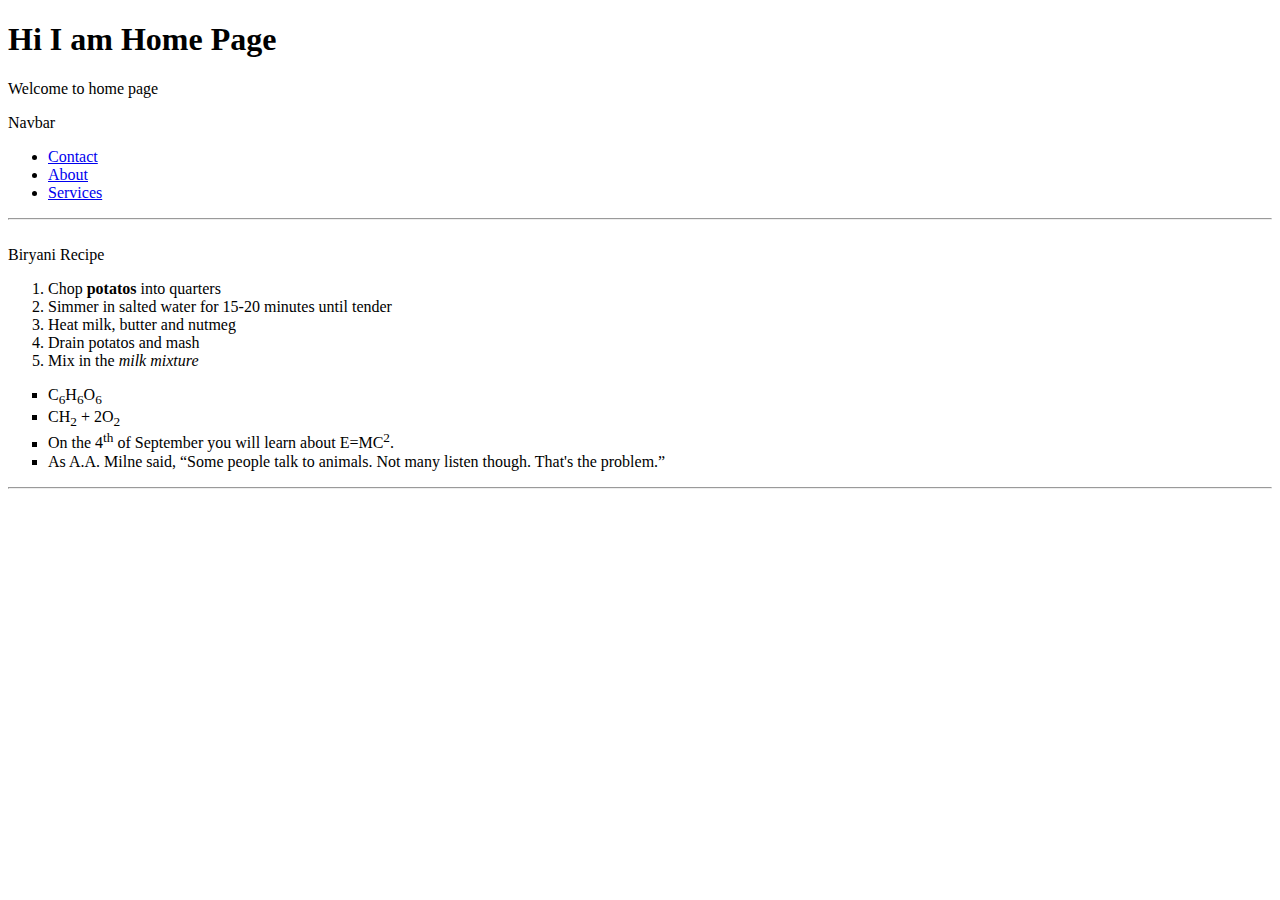
<file: Assignment 1/Index.html>
<!DOCTYPE html>
<html lang="en">
<head>
    <meta charset="UTF-8">
    <meta name="viewport" content="width=device-width, initial-scale=1.0">
    <title>Home</title>
</head>
<body>
    <h1>Hi I am Home Page</h1>
    <p>Welcome to home page</p>
    <p>Navbar</p>
    <ul>
        <li><a href="#">Contact</a></li>
        <li><a href="#">About</a></li>
        <li><a href="#">Services</a></li>
    </ul>
    <hr><br>
    Biryani Recipe
    <ol>
        <li>Chop <b>potatos</b> into quarters</li>
        <li>Simmer in salted water for 15-20 minutes until tender</li>
        <li>Heat milk, butter and nutmeg</li>
        <li>Drain potatos and mash</li>
        <li>Mix in the <i>milk mixture</i></li>
    </ol>
    <ul type="square">
        <li>C<sub>6</sub>H<sub>6</sub>O<sub>6</sub></li> 
        <li>CH<sub>2</sub> + 2O<sub>2</sub></li> 
        <li>On the 4<sup>th</sup> of September you will learn about E=MC<sup>2</sup>.</li> 
        <li>As A.A. Milne said, <q>Some people talk to animals. Not many listen though. That's the problem.</q></li> 
    </ul>
    <hr>
</body>
</html>
</file>
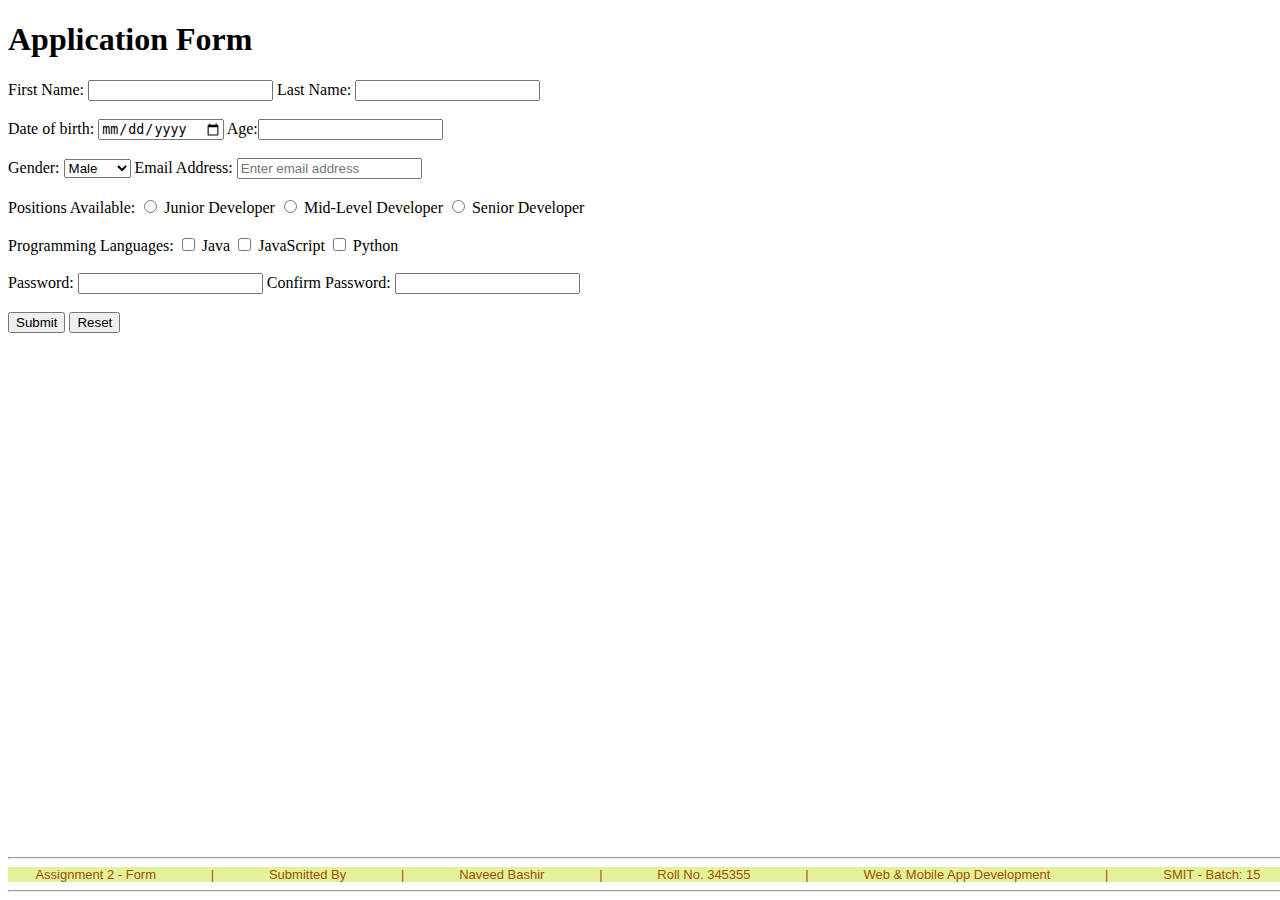
<file: Assignment 2b/Index.html>
<!DOCTYPE html>
<html lang="en">

<head>
    <meta charset="UTF-8">
    <meta name="viewport" content="width=device-width, initial-scale=1.0">
    <title>Assignment 2 - Form</title>
</head>

<body>
    <h1>Application Form</h1>
    <label for="fname">First Name: </label><input type="text">
    <label for="lname">Last Name: </label><input type="text"><br><br>
    <label for="dob">Date of birth: </label><input type="date">
    <label for="age">Age:</label><input type="number"><br><br>
    <label for="gender">Gender: </label> <select name="gender" id="">
        <option value="male">Male</option>
        <option value="female">Female</option>
    </select>
    <label for="email">Email Address: </label><input type="email" placeholder="Enter email address"><br><br>
    <label for="position">Positions Available: </label>
    <input type="radio" name="position" id=""> Junior Developer <input type="radio" name="position" id=""> Mid-Level
    Developer <input type="radio" name="position" id=""> Senior Developer <br><br>
    <label for="lang">Programming Languages: </label> <input type="checkbox"> Java <input type="checkbox"> JavaScript
    <input type="checkbox"> Python <br><br>
    <label for="pass">Password: </label><input type="password"> <label for="c-pass">Confirm Password: </label> <input
        type="password"> <br><br>
    <input type="submit"> <input type="reset">
    <!-- Footer -->
    <br><br><br>
    <footer style="position: fixed; bottom: 0; width: 100%; background-color: white;">
        <hr>
        <div
            style="display: flex; justify-content: space-around; align-items: center; font-size: small; font-family: 'Trebuchet MS', 'Lucida Sans Unicode', 'Lucida Grande', 'Lucida Sans', Arial, sans-serif; color: rgb(160, 80, 4); background-color: rgb(228, 241, 155);">
            <div>Assignment 2 - Form</div>
            <div>|</div>
            <div>Submitted By</div>
            <div>|</div>
            <div>Naveed Bashir</div>
            <div>|</div>
            <div>Roll No. 345355</div>
            <div>|</div>
            <div>Web & Mobile App Development</div>
            <div>|</div>
            <div>SMIT - Batch: 15</div>
        </div><hr>
    </footer>
</body>

</html>
</file>
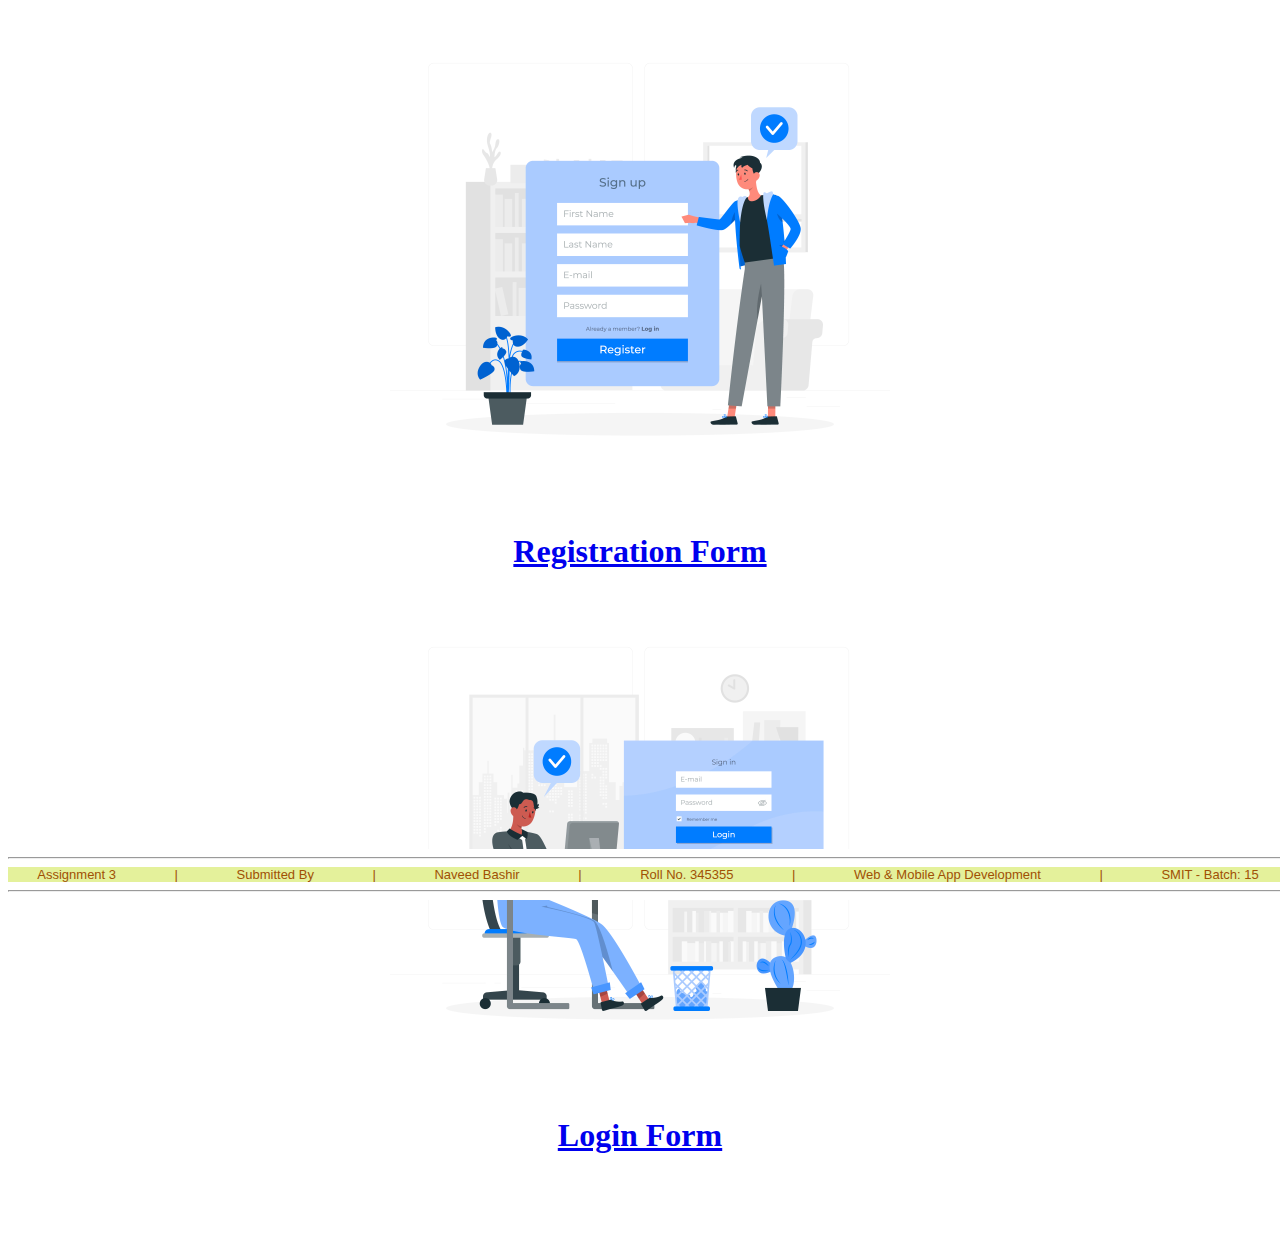
<file: Assignment 3/index.html>
<!DOCTYPE html>
<html lang="en">

<head>
    <meta charset="UTF-8">
    <meta name="viewport" content="width=device-width, initial-scale=1.0">
    <link rel="stylesheet" href="css/style.css">
    <title>Form</title>
</head>

<body>
    <div class="registration">
        <img src="images/register.jpg" alt="Registration Form" width="500">
        <h1><a href="register-form.html">Registration Form</a></h1>
    </div>
    <div class="login">
        <img src="images/login.jpg" alt="Registration Form" width="500">
        <h1><a href="login-form.html">Login Form</a></h1>
    </div>
    <!-- Footer -->
    <br><br><br>
    <footer style="position: fixed; bottom: 0; width: 100%; background-color: white;">
        <hr>
        <div
            style="display: flex; justify-content: space-around; align-items: center; font-size: small; font-family: 'Trebuchet MS', 'Lucida Sans Unicode', 'Lucida Grande', 'Lucida Sans', Arial, sans-serif; color: rgb(160, 80, 4); background-color: rgb(228, 241, 155);">
            <div>Assignment 3</div>
            <div>|</div>
            <div>Submitted By</div>
            <div>|</div>
            <div>Naveed Bashir</div>
            <div>|</div>
            <div>Roll No. 345355</div>
            <div>|</div>
            <div>Web & Mobile App Development</div>
            <div>|</div>
            <div>SMIT - Batch: 15</div>
        </div><hr>
    </footer>
</body>

</html>
</file>
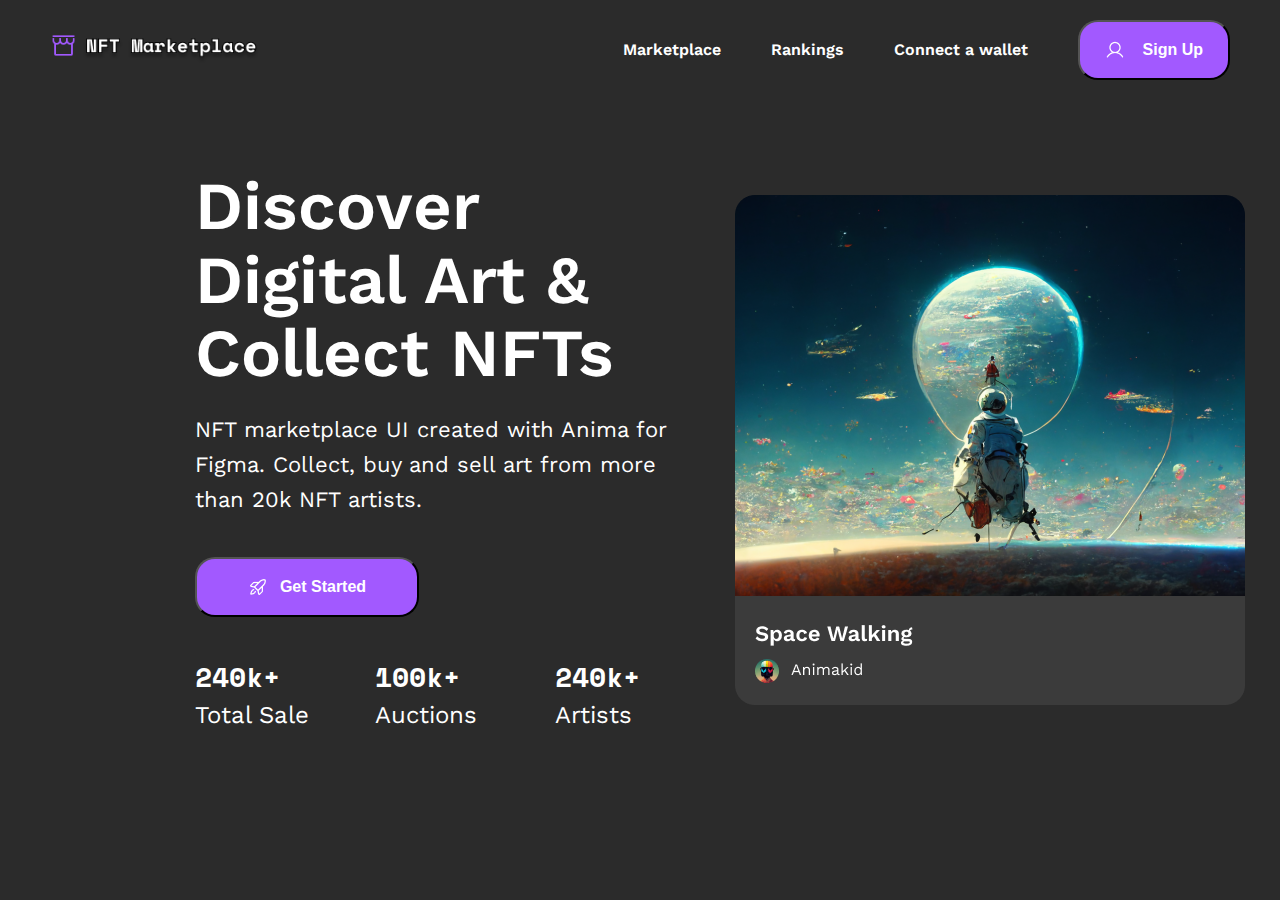
<file: Test- HTML & CSS/index.html>
<!DOCTYPE html>
<html lang="en">

<head>
    <meta charset="UTF-8">
    <meta name="viewport" content="width=device-width, initial-scale=1.0">
    <link rel="stylesheet" href="style.css">
    <title>Test HTML & CSS</title>
</head>

<body>
    <!-- NavBar -->
    <nav>
        <div class="logo">
            <img src="images/logo.png" alt="logo" height="32px">
        </div>
        <div class="nav-menu">
            <ul>
                <li>Marketplace</li>
                <li>Rankings</li>
                <li>Connect a wallet</li>
                <li><button id="btn1"><img src="images/User.png"> Sign Up</button></li>
            </ul>
        </div>
    </nav>
    <!-- Hero Section -->
    <div class="herosection">
        <div class="innersection">
            <div class="innerleftsec">
                <h1>Discover Digital Art & Collect NFTs</h1>
                <p>NFT marketplace UI created with Anima for Figma. Collect, buy and sell art from more than 20k NFT
                    artists.</p>
                <button class="btn2"><img src="images/RocketLaunch.png" width="20px">Get Started</button>
                <div>
                    <div><h4>240k+</h4>Total Sale</div>
                    <div><h4>100k+</h4>Auctions</div>
                    <div><h4>240k+</h4>Artists</div>
                </div>
            </div>
            <div class="innerrightsec"><img src="images/Highlighted NFT.png" width="510px"></div>
        </div>
    </div>

</body>

</html>
</file>
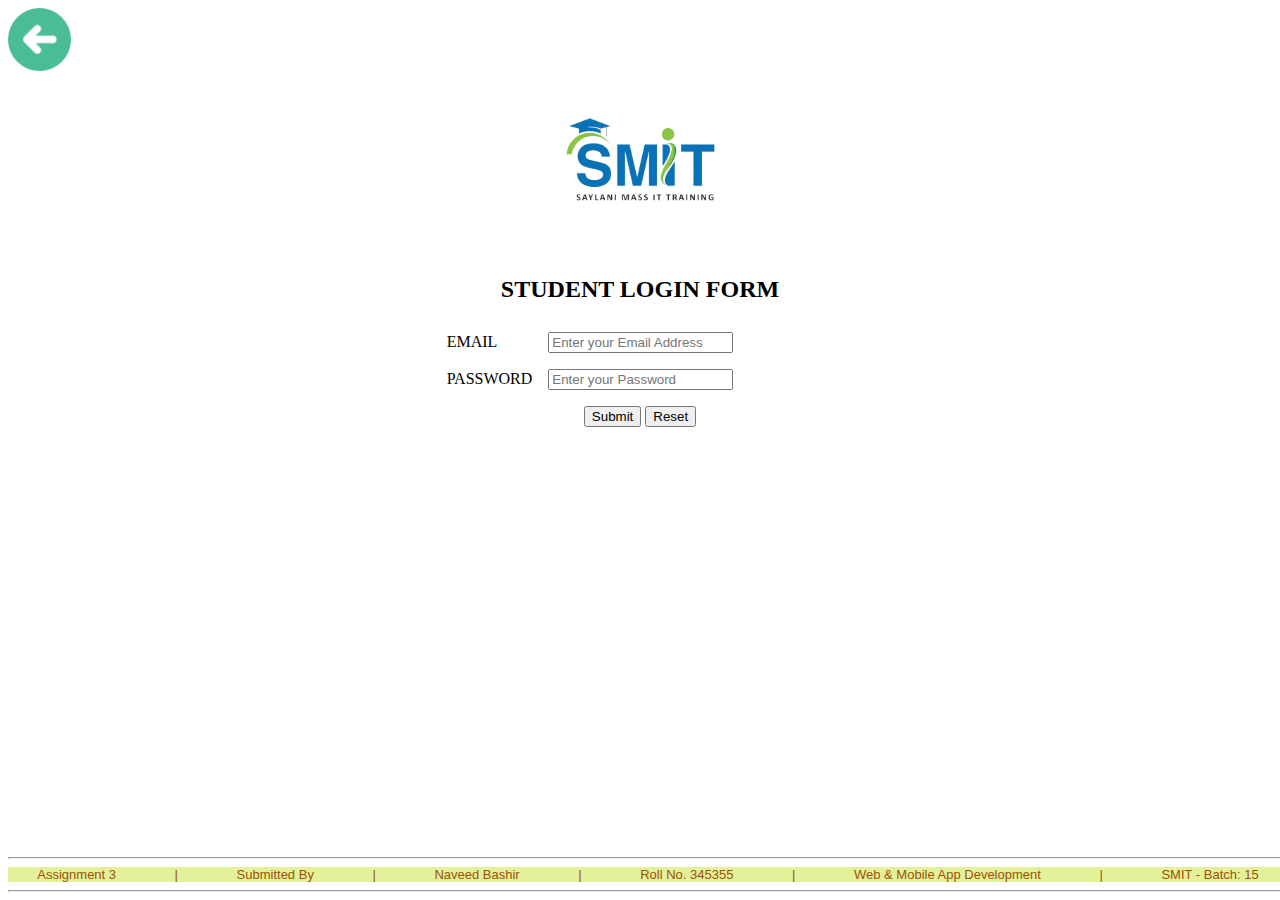
<file: Assignment 3/login-form.html>
<!DOCTYPE html>
<html lang="en">

<head>
    <meta charset="UTF-8">
    <meta name="viewport" content="width=device-width, initial-scale=1.0">
    <link rel="stylesheet" href="css/style.css">
    <title>Student Portal</title>
</head>

<body>
    <a href="index.html"><img src="images/previous.png" alt="back" width="5%"></a>
    <center>
        <form action="images/logo.png">
            <img src="images/logo.png" alt="SMIT Logo" width="20%">
            <h2>STUDENT LOGIN FORM</h2>
            <table>
                <tbody>
                    <tr>
                        <td style="width: 25%;">
                           EMAIL
                        </td>
                        <td style="width:75%;">
                            <input type="email" placeholder="Enter your Email Address" required> 
                        </td>
                    </tr>
                    <tr>
                        <td style="width: 25%;">
                           PASSWORD
                        </td>
                        <td style="width:75%;">
                            <input type="password" placeholder="Enter your Password" required> 
                        </td>
                    </tr>
                    
            <tr>
                <td style="text-align: center;" colspan="2"><input type="submit"> <input type="reset"></td>
            </tr>
            </tbody>
            </table>
        </form>
    </center>
    <!-- Footer -->
    <br><br><br>
    <footer style="position: fixed; bottom: 0; width: 100%; background-color: white;">
        <hr>
        <div
            style="display: flex; justify-content: space-around; align-items: center; font-size: small; font-family: 'Trebuchet MS', 'Lucida Sans Unicode', 'Lucida Grande', 'Lucida Sans', Arial, sans-serif; color: rgb(160, 80, 4); background-color: rgb(228, 241, 155);">
            <div>Assignment 3</div>
            <div>|</div>
            <div>Submitted By</div>
            <div>|</div>
            <div>Naveed Bashir</div>
            <div>|</div>
            <div>Roll No. 345355</div>
            <div>|</div>
            <div>Web & Mobile App Development</div>
            <div>|</div>
            <div>SMIT - Batch: 15</div>
        </div><hr>
    </footer>
</body>

</html>
</file>
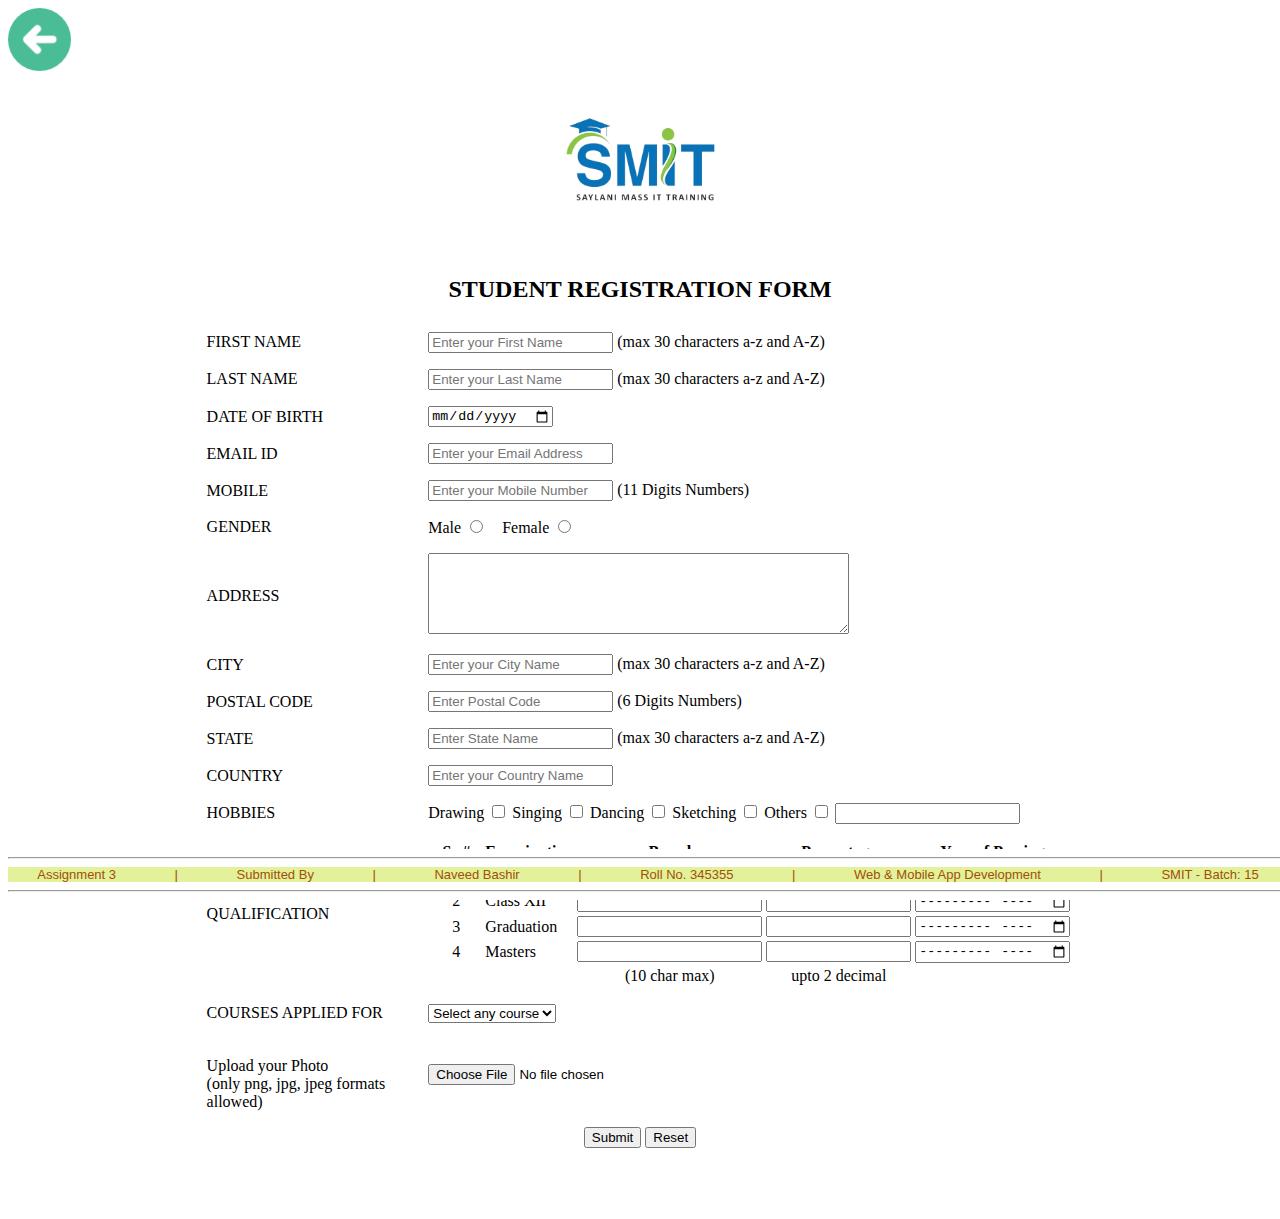
<file: Assignment 3/register-form.html>
<!DOCTYPE html>
<html lang="en">

<head>
    <meta charset="UTF-8">
    <meta name="viewport" content="width=device-width, initial-scale=1.0">
    <link rel="stylesheet" href="css/style.css">
    <title>Student Registration Form</title>
</head>

<body>
    <a href="index.html"><img src="images/previous.png" alt="back" width="5%"></a>
    <center>
        <form action="thankyou.html">
            <img src="images/logo.png" alt="SMIT Logo" width="20%">
            <h2>STUDENT REGISTRATION FORM</h2>
            <table>
                <tbody>
                    <tr>
                        <td style="width: 25%;">
                            FIRST NAME
                        </td>
                        <td style="width:75%;">
                            <input type="text" placeholder="Enter your First Name" maxlength="30" required> (max 30 characters
                            a-z
                            and A-Z)
                        </td>
                    </tr>
                    <tr>
                        <td>
                            LAST NAME
                        </td>
                        <td>
                            <input type="text" placeholder="Enter your Last Name" maxlength="30" required> (max 30 characters a-z
                            and A-Z)
                        </td>
                    </tr>
                    <tr>
                        <td>DATE OF BIRTH</td>
                        <td><input type="date"></td>
                    </tr>
                    <tr>
                        <td>EMAIL ID</td>
                        <td><input type="email" placeholder="Enter your Email Address"></td>
                    </tr>
                    <tr>
                        <td>MOBILE</td>
                        <td><input type="number" placeholder="Enter your Mobile Number" maxlength="11"> (11 Digits Numbers)
                        </td>
                    </tr>
                    <tr>
                        <td>GENDER</td>
                        <td><label for="male">Male </label><input type="radio" name="gender" value="male">
                            &nbsp;&nbsp;&nbsp;<label for="female">Female </label><input type="radio" name="gender"
                                value="female"></td>
                    </tr>
                    <tr>
                        <td>ADDRESS</td>
                        <td><textarea name="address" rows="5" cols="50"></textarea></td>
                    </tr>
                    <tr>
                        <td>CITY</td>
                        <td><input type="text" placeholder="Enter your City Name" maxlength="30"> (max 30 characters a-z
                            and
                            A-Z)</td>
                    </tr>
                    <tr>
                        <td>POSTAL CODE</td>
                        <td><input type="number" placeholder="Enter Postal Code" maxlength="6"> (6 Digits Numbers)</td>
                    </tr>
                    <tr>
                        <td>STATE</td>
                        <td><input type="text" placeholder="Enter State Name" maxlength="30"> (max 30 characters a-z and
                            A-Z)</td>
                    </tr>
                    <tr>
                        <td>COUNTRY</td>
                        <td><input type="text" placeholder="Enter your Country Name"></td>
                    </tr>
                    <tr>
                        <td>HOBBIES</td>
                        <td><label for="drawing">Drawing</label> <input type="checkbox" name="drawing" value="drawing">
                            <label for="singing">Singing</label> <input type="checkbox" name="singing" value="singing">
                            <label for="Dancing">Dancing</label> <input type="checkbox" name="Dancing" value="Dancing">
                            <label for="Sketching">Sketching</label> <input type="checkbox" name="Sketching"
                                value="Sketching">
                            <label for="Others">Others</label> <input type="checkbox" name="Others" value="Others">
                            <input type="text" name="Others">
                        </td>
                    </tr>
                    <tr>
                        <td>QUALIFICATION</td>
                        <td>
                            <table id="qualification-table">
                                <tbody>
                                    <tr>
                                        <th style="width: 50px;">Sr #</th>
                                        <th>Examination</th>
                                        <th>Board</th>
                                        <th>Percentage</th>
                                        <th>Year of Passing</th>
                                    </tr>
                                    <tr>
                                        <td style="text-align: center;">1</td>
                                        <td>Class X</td>
                                        <td><input type="text"></td>
                                        <td><input size="15" type="text"></td>
                                        <td><input type="month" maxlength="4"></td>
                                    </tr>
                                    <tr>
                                        <td style="text-align: center;">2</td>
                                        <td>Class XII</td>
                                        <td><input type="text"></td>
                                        <td><input size="15" type="text"></td>
                                        <td><input type="month" maxlength="4"></td>
                                    </tr>
                                    <tr>
                                        <td style="text-align: center;">3</td>
                                        <td>Graduation</td>
                                        <td><input type="text"></td>
                                        <td><input size="15" type="text"></td>
                                        <td><input type="month" maxlength="4"></td>
                                    </tr>
                                    <tr>
                                        <td style="text-align: center;">4</td>
                                        <td>Masters</td>
                                        <td><input type="text"></td>
                                        <td><input size="15" type="text"></td>
                                        <td><input type="month" maxlength="4"></td>
                                    </tr>
                                    <tr style="text-align: center;">
                                        <td></td>
                                        <td>
                                        <td>(10 char max)</td>
                                        <td>upto 2 decimal</td>
                        </td>
                    </tr>
                </tbody>
            </table>
            </td>
            </tr>
            <tr>
                <td>COURSES APPLIED FOR</td>
                <td><select name="courses">
                        <option>Select any course</option>
                        <option value="bba">BBA</option>
                        <option value="ba">B.A</option>
                        <option value="bsc">B.Sc</option>
                        <option value="bcom">B.Com</option>
                    </select></td>
            </tr>
            <tr>
                <td><br>Upload your Photo <br>(only png, jpg, jpeg formats allowed)</td>
                <td><input type="file" accept="png jpg jpeg"></td>
            </tr>
            <tr>
                <td style="text-align: center;" colspan="2"><input type="submit"> <input type="reset"></td>
            </tr>
            </tbody>
            </table>
        </form>
    </center>
    <!-- Footer -->
    <br><br><br>
    <footer style="position: fixed; bottom: 0; width: 100%; background-color: white;">
        <hr>
        <div
            style="display: flex; justify-content: space-around; align-items: center; font-size: small; font-family: 'Trebuchet MS', 'Lucida Sans Unicode', 'Lucida Grande', 'Lucida Sans', Arial, sans-serif; color: rgb(160, 80, 4); background-color: rgb(228, 241, 155);">
            <div>Assignment 3</div>
            <div>|</div>
            <div>Submitted By</div>
            <div>|</div>
            <div>Naveed Bashir</div>
            <div>|</div>
            <div>Roll No. 345355</div>
            <div>|</div>
            <div>Web & Mobile App Development</div>
            <div>|</div>
            <div>SMIT - Batch: 15</div>
        </div><hr>
    </footer>
</body>

</html>
</file>
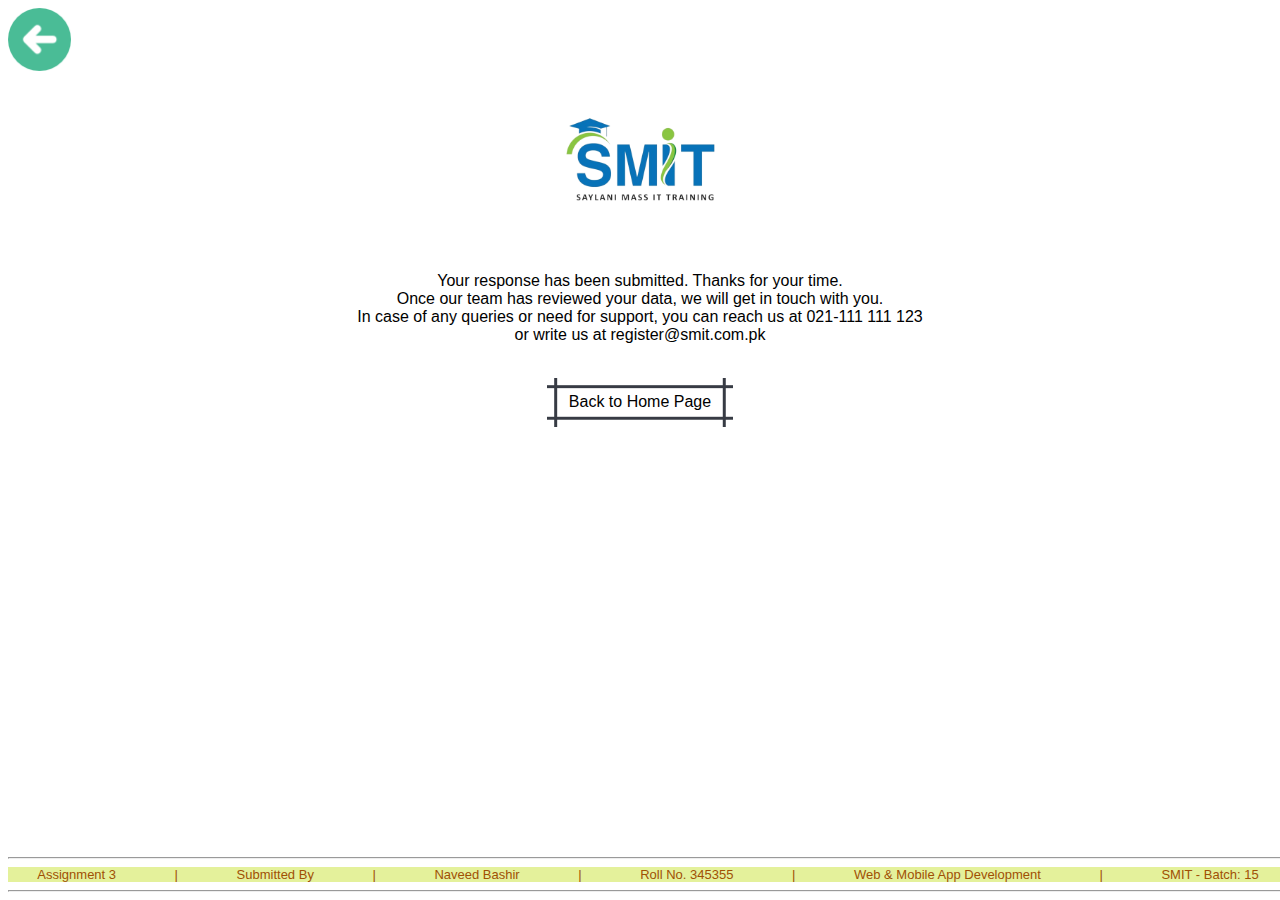
<file: Assignment 3/thankyou.html>
<!DOCTYPE html>
<html lang="en">

<head>
    <meta charset="UTF-8">
    <meta name="viewport" content="width=device-width, initial-scale=1.0">
    <link rel="stylesheet" href="css/style.css">
    <title>Thankyou</title>
</head>

<body>
    <a href="index.html"><img src="images/previous.png" alt="back" width="5%"></a>
    <center>
        <form action="thankyou.html">
            <img src="images/logo.png" alt="SMIT Logo" width="20%">
            <p style="font-family: 'Lucida Sans', 'Lucida Sans Regular', 'Lucida Grande', 'Lucida Sans Unicode', Geneva, Verdana, sans-serif;">Your response has been submitted. Thanks for your time.<br>
                Once our team has reviewed your data, we will get in touch with you.<br>
                In case of any queries or need for support, you can reach us at 021-111 111 123<br>
                or write us at register@smit.com.pk</p><br>
                <!-- <a href="index.html">
                    <button>Back to Home Page</button>
                </a> -->
                <button class="btn"><a style="text-decoration: none; color: black;" href="index.html">Back to Home Page</a></button>
    </center>
    <!-- Footer -->
    <br><br><br>
    <footer style="position: fixed; bottom: 0; width: 100%; background-color: white;">
        <hr>
        <div
            style="display: flex; justify-content: space-around; align-items: center; font-size: small; font-family: 'Trebuchet MS', 'Lucida Sans Unicode', 'Lucida Grande', 'Lucida Sans', Arial, sans-serif; color: rgb(160, 80, 4); background-color: rgb(228, 241, 155);">
            <div>Assignment 3</div>
            <div>|</div>
            <div>Submitted By</div>
            <div>|</div>
            <div>Naveed Bashir</div>
            <div>|</div>
            <div>Roll No. 345355</div>
            <div>|</div>
            <div>Web & Mobile App Development</div>
            <div>|</div>
            <div>SMIT - Batch: 15</div>
        </div><hr>
    </footer>
</body>

</html>
</file>
<file: Assignment 3/css/style.css>
.registration,
.login {
    text-align: center;
}
form{
    width: 70%;
    margin: 0 auto;
}
table tr td {
    padding: 7px;
}

#qualification-table tr th, #qualification-table tr td{
    padding: 1px;
}

.btn {
  --b: 3px;   /* border thickness */
  --s: .45em; /* size of the corner */
  --color: #373B44;
  
  padding: calc(.5em + var(--s)) calc(.9em + var(--s));
  color: var(--color);
  --_p: var(--s);
  background:
    conic-gradient(from 90deg at var(--b) var(--b),#0000 90deg,var(--color) 0)
    var(--_p) var(--_p)/calc(100% - var(--b) - 2*var(--_p)) calc(100% - var(--b) - 2*var(--_p));
  transition: .3s linear, color 0s, background-color 0s;
  outline: var(--b) solid #0000;
  outline-offset: .6em;
  font-size: 16px;

  border: 0;

  user-select: none;
  -webkit-user-select: none;
  touch-action: manipulation;
}

.btn:hover,
.btn:focus-visible{
  --_p: 0px;
  outline-color: var(--color);
  outline-offset: .05em;
}

.btn:active {
  background: var(--color);
  color: #fff;
}
</file>
<file: Test- HTML & CSS/style.css>
@import url('https://fonts.googleapis.com/css2?family=Work+Sans:ital,wght@0,100..900;1,100..900&display=swap');
@import url('https://fonts.googleapis.com/css2?family=Space+Mono:ital,wght@0,400;0,700;1,400;1,700&family=Work+Sans:ital,wght@0,100..900;1,100..900&display=swap');

*{
    margin: 0;
    padding: 0;
    box-sizing: border-box;
    color: white;
    
}

body{
    font-family: "Work Sans", serif;
    background-color: #2B2B2B;
}

nav {
    display: flex;
    justify-content: space-between;
    align-items: center;
    width: 1280px;
    height: 100px;
    padding: 20px 50px;
    
}

.nav-menu {
    display: flex;
    justify-content: end;
    align-items: center;
    width: 607px;
    height: 60px;
    gap: 10px;

}

ul {
    display: flex;
    list-style-type: none;
    gap: 50px;
    justify-content: space-between;
    text-align: center;
    font-size: 16px;
    font-weight: 600;
    line-height: 22.4px;
}

ul li {
    padding: auto 20px;
    gap: 12px;
    border-radius: 20px;
    text-align: center;
    display: flex;
    justify-content: center;
    align-items: center;
}

#btn1{
    background-color: #A259FF;
    border-radius: 20px;
    gap: 12px;
    padding: 0px 25px;
    width: 152px;
    height: 60px;
    display: flex;
    justify-content: space-between;
    align-items: center;
    font-size: 16px;
    font-weight: 600;
    line-height: 22.4px;
}

.herosection{
    width: 1280px;
    height: 704px;
    padding: 80px 195px;
    gap: 30px;
}

.innersection{
    width: 1050px;
    height: 544px;
    gap: 30px;
    display: flex;
    align-items: center;
}

h1{
    width: 510px;
    height: 222px;
    font-size: 67px;
    font-weight: 600;
    line-height: 73.7px;
}

.innerleftsec > p {
    width: 510px;
    height: 105px;
    font-weight: 400;
    font-size: 22px;
    line-height: 35.2px;
    margin: 20px 0px;
}

.btn2{
    width: 224px;
    height: 60px;
    gap: 12px;
    padding: auto 50px;
    border-radius: 20px;
    background-color: #A259FF;
    font-weight: 600;
    font-size: 16px;
    line-height: 22.4px;
    justify-content: center;
    align-items: center;
    display: flex;
    margin: 40px 0px;
}

.innerleftsec > div {
    width: 510px;
    height: 77px;
    gap: 30px;
    display: flex;
    justify-content: space-between;
}

.innerleftsec > div div{
    width: 150px;
    height: 77px;
    font-weight: 400;
    font-size: 24px;
    line-height: 39px;
}

h4{
    font-family: "Space Mono", serif;
    font-weight: 700;
    font-size: 28px;
    line-height: 39px;
}
</file>
